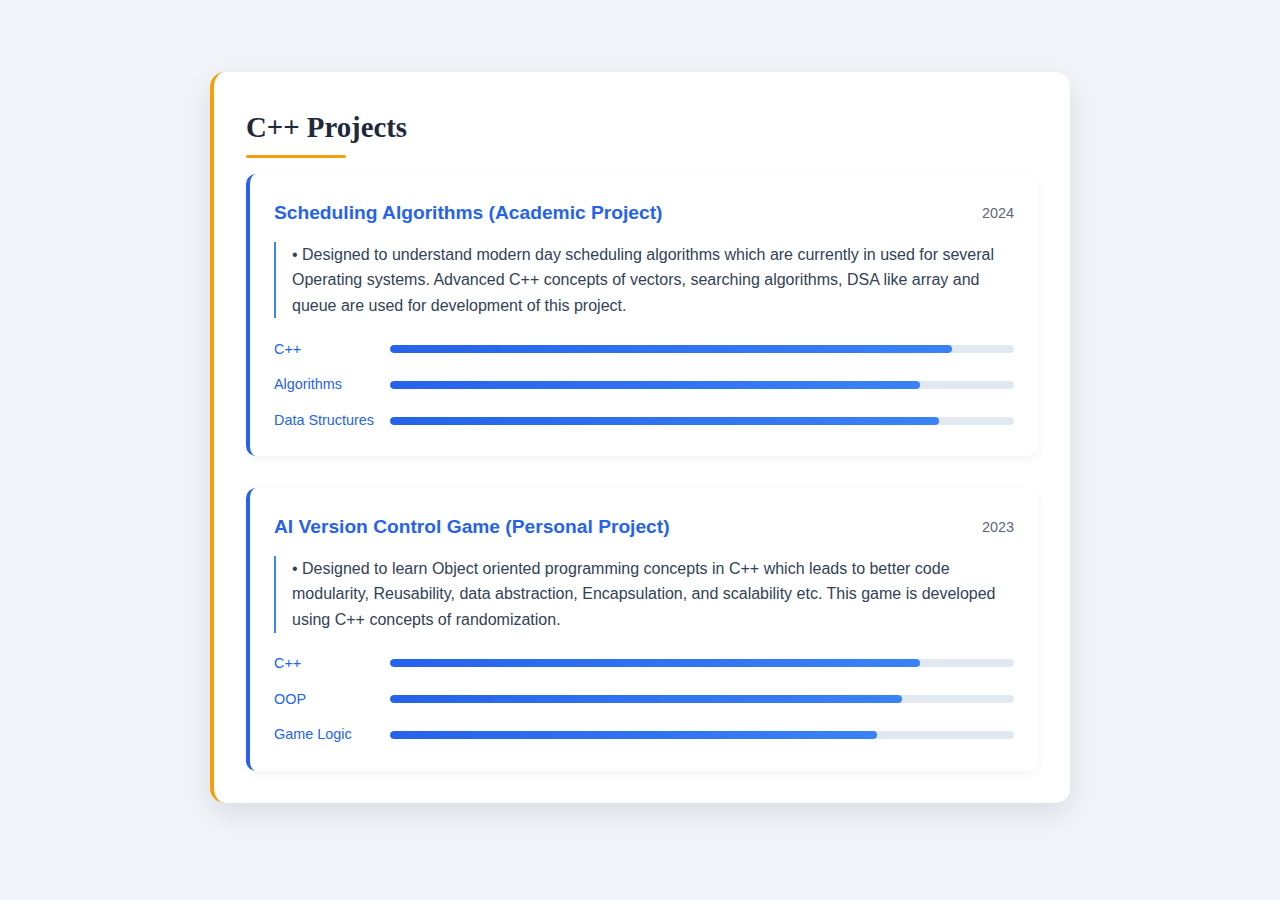
<file: cplusplus.html>
<!DOCTYPE html>
<html lang="en">
<head>
  <meta charset="UTF-8">
  <meta name="viewport" content="width=device-width, initial-scale=1.0">
  <title>Sugnay Patel | C++ Projects</title>
  <link rel="stylesheet" href="cpluspluspro.css">
  <link rel="shortcut icon" href="Images/favicon.ico" type="image/x-icon">
</head>
<body>
  <div class="projects-container">
    <!-- Projects Section -->
    <div class="ProjectSkillSection" id="PSSC">
      <h2 class="TitlePS">C++ Projects</h2>
      <section class="Projects">
        <!-- Scheduling Algorithms Project -->
        <div class="projectCard">
          <a href="https://github.com/sph4919/SchedulingAlgoin-c-" target="_blank" class="projectLink">
            <h3 class="projectName">Scheduling Algorithms (Academic Project) <span class="projectYear">2024</span></h3>
          </a>
          <p class="projectDescription">• Designed to understand modern day scheduling algorithms which are currently in used for several Operating systems. Advanced C++ concepts of vectors, searching algorithms, DSA like array and queue are used for development of this project.</p>
          <div class="skillTag">
            <span>C++</span>
            <div class="Progress">
              <div class="Progress-bar" style="width: 90%"></div>
            </div>
          </div>
          <div class="skillTag">
            <span>Algorithms</span>
            <div class="Progress">
              <div class="Progress-bar" style="width: 85%"></div>
            </div>
          </div>
          <div class="skillTag">
            <span>Data Structures</span>
            <div class="Progress">
              <div class="Progress-bar" style="width: 88%"></div>
            </div>
          </div>
        </div>
        
        <!-- Tic Tac Toe Game Project -->
        <div class="projectCard">
          <a href="https://github.com/sph4919/TicTacToeGame" target="_blank" class="projectLink">
            <h3 class="projectName">AI Version Control Game (Personal Project) <span class="projectYear">2023</span></h3>
          </a>
          <p class="projectDescription">• Designed to learn Object oriented programming concepts in C++ which leads to better code modularity, Reusability, data abstraction, Encapsulation, and scalability etc. This game is developed using C++ concepts of randomization.</p>
          <div class="skillTag">
            <span>C++</span>
            <div class="Progress">
              <div class="Progress-bar" style="width: 85%"></div>
            </div>
          </div>
          <div class="skillTag">
            <span>OOP</span>
            <div class="Progress">
              <div class="Progress-bar" style="width: 82%"></div>
            </div>
          </div>
          <div class="skillTag">
            <span>Game Logic</span>
            <div class="Progress">
              <div class="Progress-bar" style="width: 78%"></div>
            </div>
          </div>
        </div>
      </section>
    </div>
  </div>
</body>
</html>
</file>
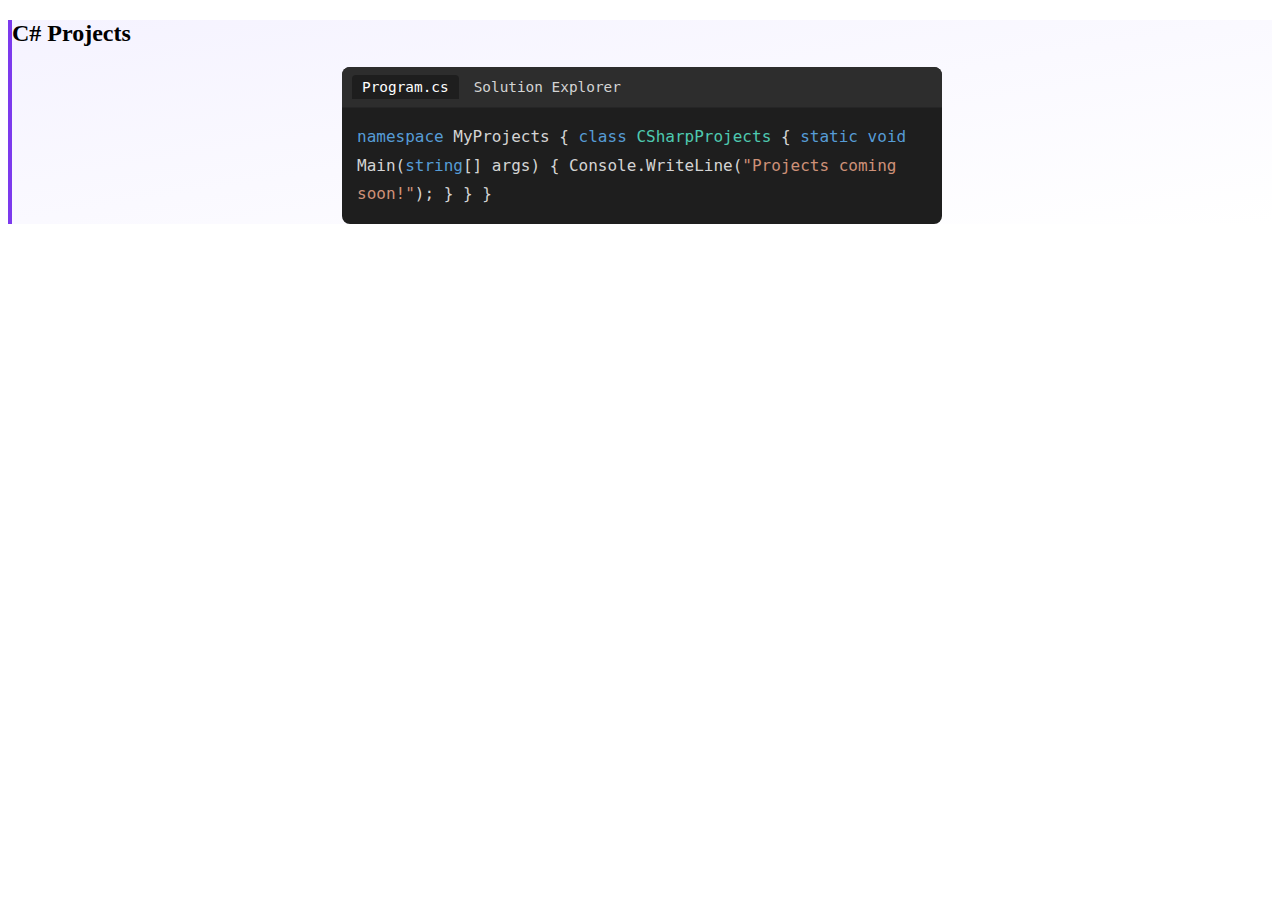
<file: csharp.html>
<!DOCTYPE html>
<html lang="en">
<head>
  <meta charset="UTF-8">
  <meta name="viewport" content="width=device-width, initial-scale=1.0">
  <title>Sugnay Patel | C# Projects</title>
  <link rel="stylesheet" href="csharppro.css">
  <link rel="shortcut icon" href="Images/favicon.ico" type="image/x-icon">
</head>
<body>
  <div class="projects-container csharp-theme">
    <div class="ProjectSkillSection" id="PSSC">
      <h2 class="TitlePS">C# Projects</h2>
      <div class="empty-state">
        <div class="vs-window">
          <div class="vs-tabs">
            <span class="vs-tab active">Program.cs</span>
            <span class="vs-tab">Solution Explorer</span>
          </div>
          <div class="vs-editor">
            <span class="vs-line"><span class="vs-keyword">namespace</span> MyProjects</span>
            <span class="vs-line">{</span>
            <span class="vs-line">    <span class="vs-keyword">class</span> <span class="vs-class">CSharpProjects</span></span>
            <span class="vs-line">    {</span>
            <span class="vs-line">        <span class="vs-keyword">static void</span> Main(<span class="vs-keyword">string</span>[] args)</span>
            <span class="vs-line">        {</span>
            <span class="vs-line">            Console.WriteLine(<span class="vs-string">"Projects coming soon!"</span>);</span>
            <span class="vs-line blinking-cursor">        }</span>
            <span class="vs-line">    }</span>
            <span class="vs-line">}</span>
          </div>
        </div>
      </div>
    </div>
  </div>
</body>
</html>
</file>
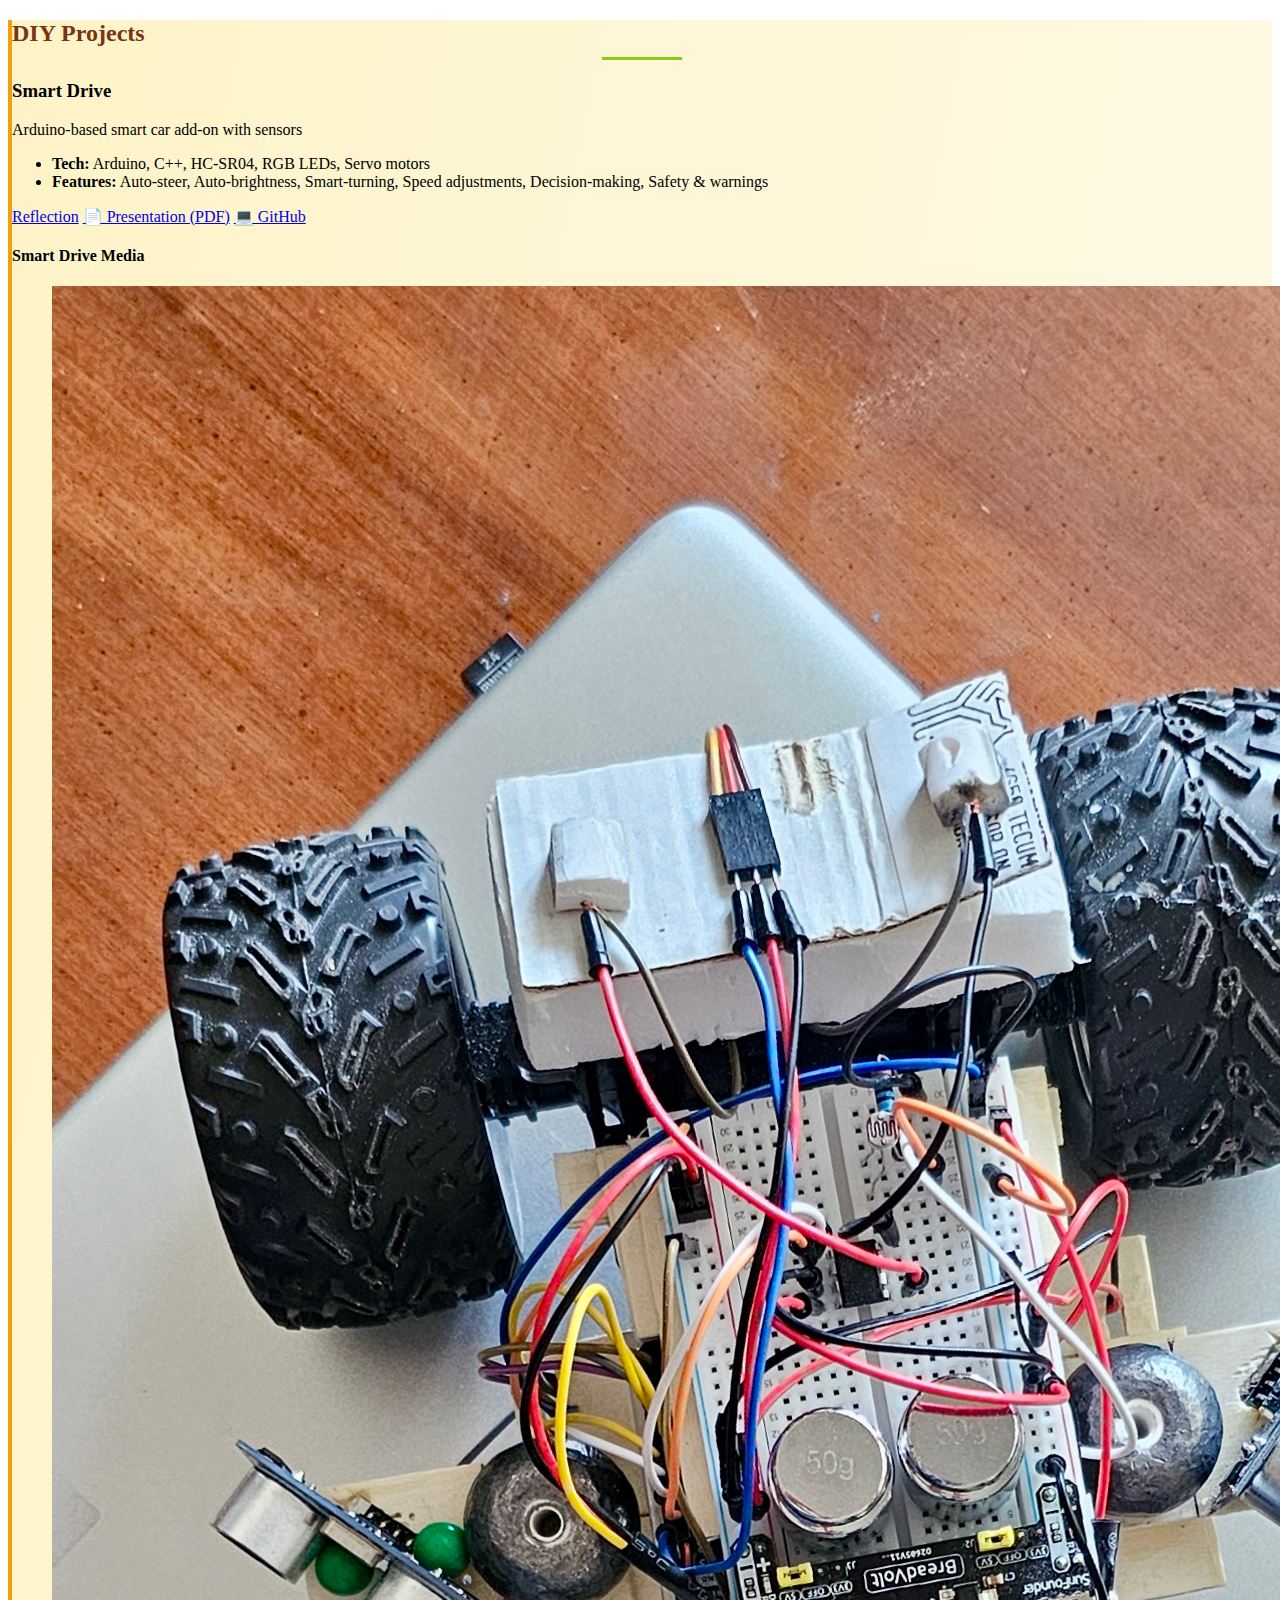
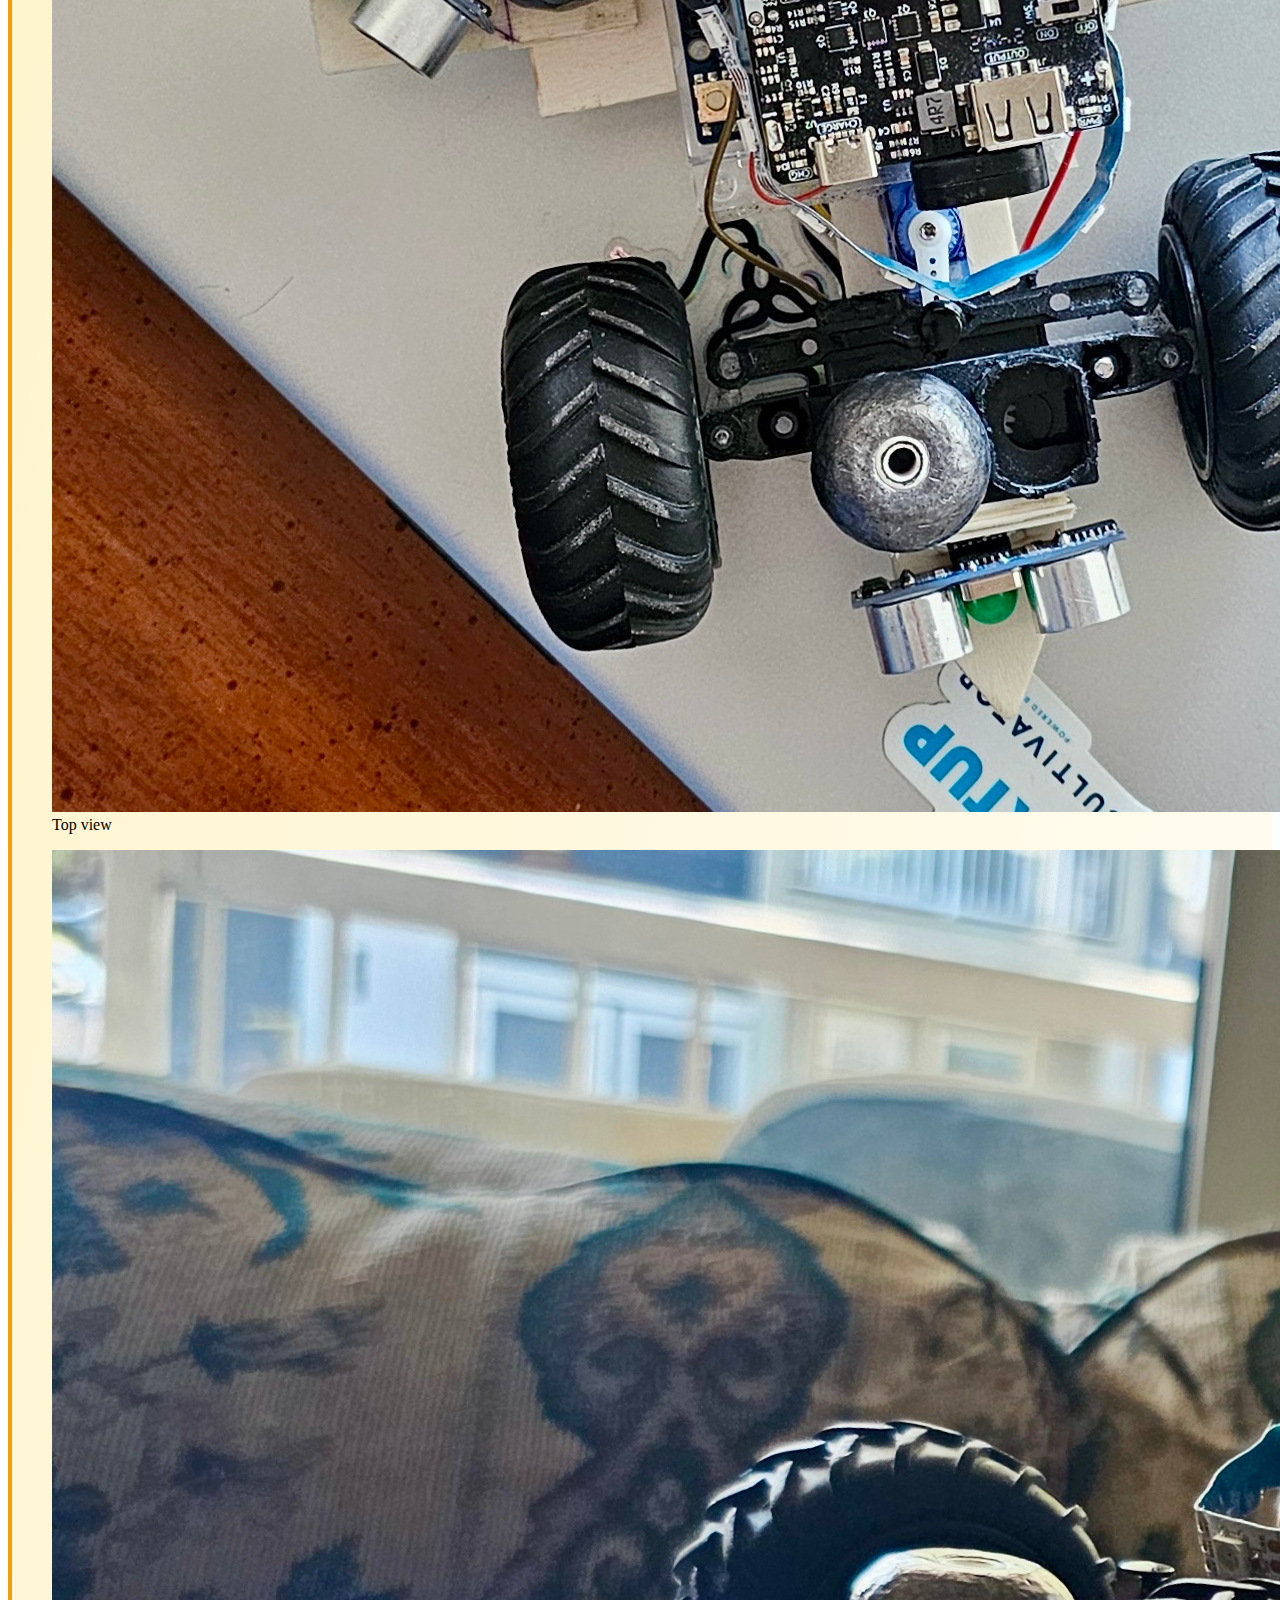
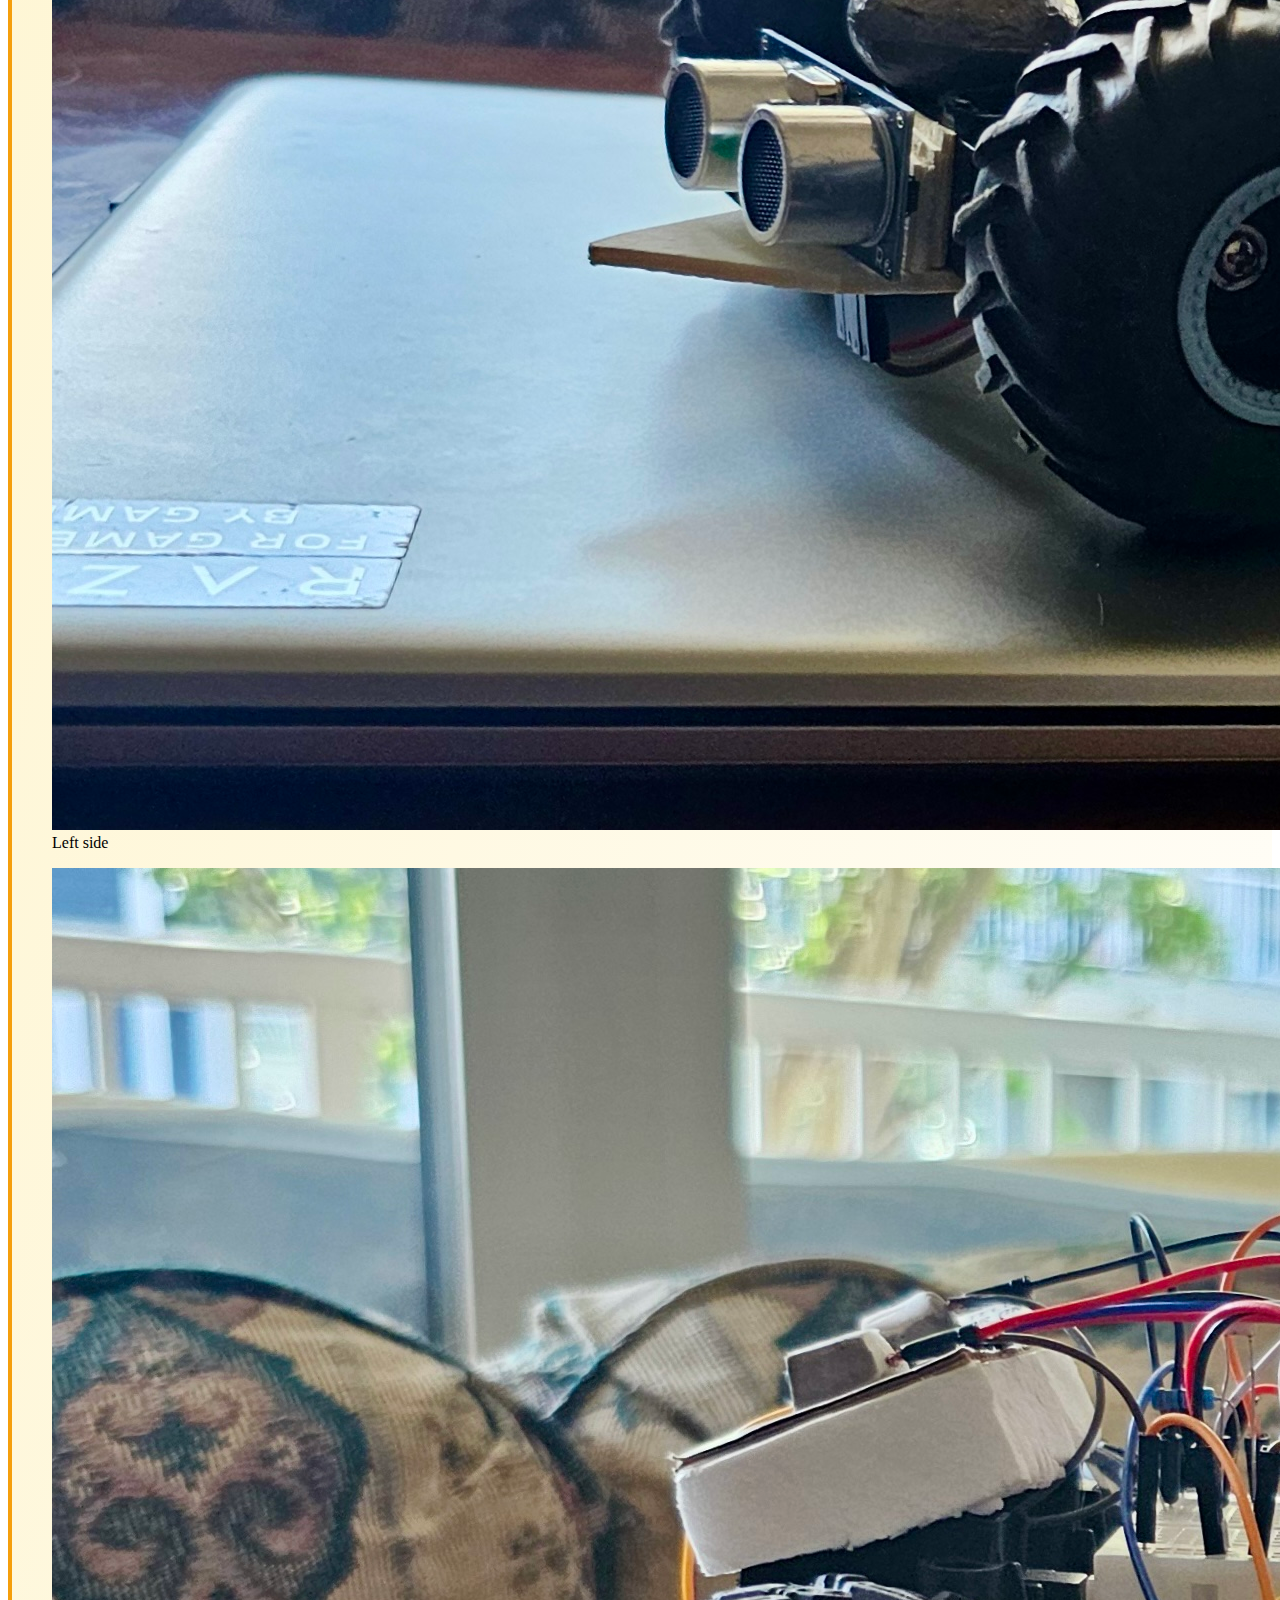
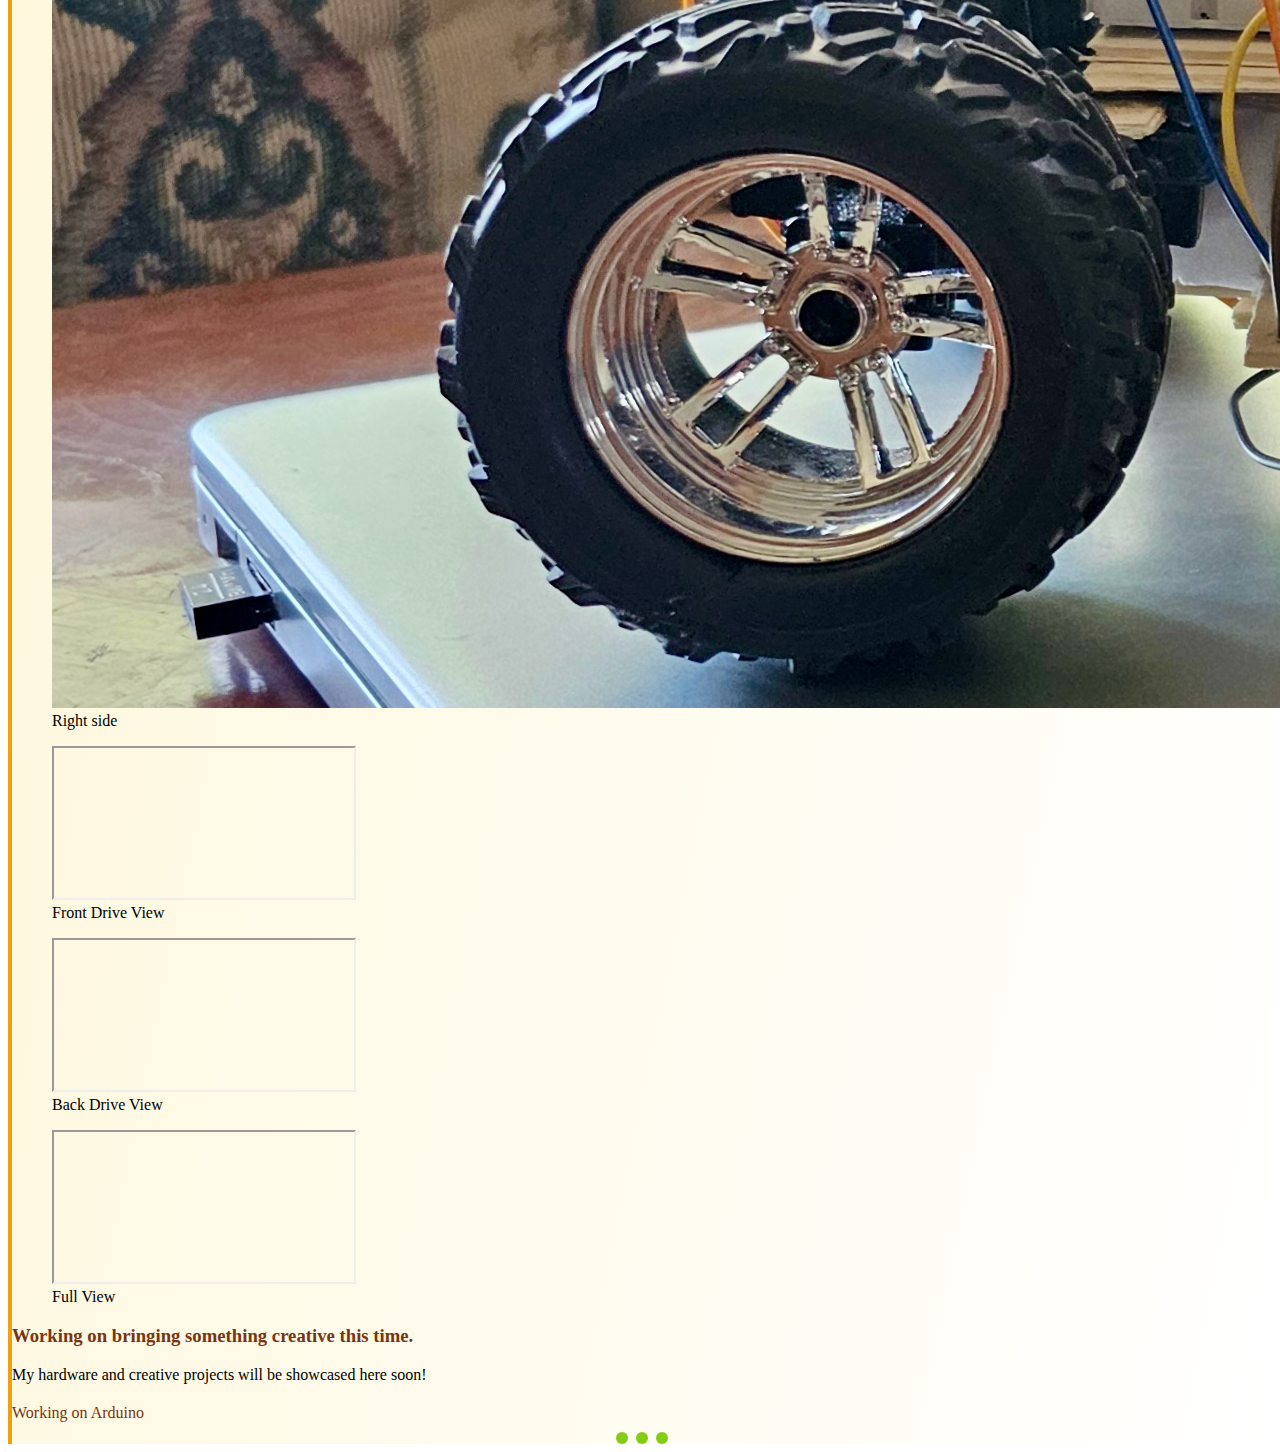
<file: diy.html>
<!DOCTYPE html>
<html lang="en">
<head>
  <meta charset="UTF-8" />
  <meta name="viewport" content="width=device-width, initial-scale=1.0"/>
  <title>Sugnay Patel | DIY Projects</title>
  <link rel="shortcut icon" href="Images/favicon.ico" type="image/x-icon" />
  <link rel="stylesheet" href="diypro.css" />
  <meta name="color-scheme" content="light dark" />
</head>
<body>
  <div class="projects-container diy-theme">
    <section class="ProjectSkillSection" id="PSSC">
      <h2 class="TitlePS">DIY Projects</h2>

      <!-- ============ SMART DRIVE CARD ============ -->
      <article class="diy-card" itemscope itemtype="https://schema.org/SoftwareSourceCode">
        <header class="diy-card__header">
          <h3 class="diy-card__title" itemprop="name">Smart Drive</h3>
          <p class="diy-card__subtitle">Arduino-based smart car add-on with sensors</p>
        </header>

        <div class="diy-card__meta">
          <ul class="meta-list">
            <li><strong>Tech:</strong> Arduino, C++, HC-SR04, RGB LEDs, Servo motors</li>
            <li><strong>Features:</strong> Auto-steer, Auto-brightness, Smart-turning, Speed adjustments, Decision-making, Safety & warnings</li>
          </ul>
        </div>

        <!-- Resources -->
        <div class="resource-actions" role="group" aria-label="Smart Drive resources">
          <!-- keep this filename if it matches your file exactly -->
          <a class="btn btn-primary" href="pdfs/Relection.pdf">Reflection</a>
          <!-- encode spaces in the PDF filename or rename the file to avoid spaces -->
          <a class="btn btn-ghost" href="pdfs/Cars Technology Innovation Newsletter by Slidesgo.pdf" target="_blank" rel="noopener">📄 Presentation (PDF)</a>
          <a class="btn btn-ghost" href="https://github.com/sph4919/SmartDriveCode" target="_blank" rel="noopener">💻 GitHub</a>
        </div>

        <!-- Media Gallery -->
        <section class="gallery" aria-labelledby="smartdrive-media">
          <h4 id="smartdrive-media" class="sr-only">Smart Drive Media</h4>

          <!-- Photos Grid -->
          <div class="media-grid photos">
            <figure class="media-item">
              <a href="Images/upperpic.jpg" target="_blank" rel="noopener">
                <img src="Images/upperpic.jpg" alt="Smart Drive — top view of the build" loading="lazy" />
              </a>
              <figcaption>Top view</figcaption>
            </figure>

            <figure class="media-item">
              <a href="Images/leftpic.jpg" target="_blank" rel="noopener">
                <img src="Images/leftpic.jpg" alt="Smart Drive — left side" loading="lazy" />
              </a>
              <figcaption>Left side</figcaption>
            </figure>

            <figure class="media-item">
              <a href="Images/rightpic.jpg" target="_blank" rel="noopener">
                <img src="Images/rightpic.jpg" alt="Smart Drive — right side" loading="lazy" />
              </a>
              <figcaption>Right side</figcaption>
            </figure>

     
          </div>

          <!-- Videos Grid (YouTube Shorts) -->
          <div class="media-grid videos">
            <figure class="media-item">
              <div class="yt-embed yt-embed--vertical">
                <iframe
                  src="https://www.youtube.com/embed/ICaibprZW0E?rel=0&modestbranding=1&playsinline=1"
                  title="Smart Drive — Front Drive View"
                  loading="lazy"
                  allow="accelerometer; autoplay; clipboard-write; encrypted-media; gyroscope; picture-in-picture; web-share"
                  referrerpolicy="strict-origin-when-cross-origin"
                  allowfullscreen
                ></iframe>
              </div>
              <figcaption>Front Drive View</figcaption>
            </figure>

            <figure class="media-item">
              <div class="yt-embed yt-embed--vertical">
                <iframe
                  src="https://www.youtube.com/embed/iJb6gl1NRGc?rel=0&modestbranding=1&playsinline=1"
                  title="Smart Drive — Back Drive View"
                  loading="lazy"
                  allow="accelerometer; autoplay; clipboard-write; encrypted-media; gyroscope; picture-in-picture; web-share"
                  referrerpolicy="strict-origin-when-cross-origin"
                  allowfullscreen
                ></iframe>
              </div>
              <figcaption>Back Drive View</figcaption>
            </figure>

            <figure class="media-item">
              <div class="yt-embed yt-embed--vertical">
                <iframe
                  src="https://www.youtube.com/embed/eyWETM7mmNQ?rel=0&modestbranding=1&playsinline=1"
                  title="Smart Drive — Full View"
                  loading="lazy"
                  allow="accelerometer; autoplay; clipboard-write; encrypted-media; gyroscope; picture-in-picture; web-share"
                  referrerpolicy="strict-origin-when-cross-origin"
                  allowfullscreen
                ></iframe>
              </div>
              <figcaption>Full View</figcaption>
            </figure>
          </div>
        </section>

  
      </article>

      <!-- Empty state (kept as a friendly footer message) -->
      <div class="empty-state" aria-hidden="true">
  
        <h3>Working on bringing something creative this time.</h3>
        <p>My hardware and creative projects will be showcased here soon!</p>
        <div class="coming-soon">
          <span>Working on Arduino</span>
          <div class="progress-dots">
            <div class="dot"></div>
            <div class="dot"></div>
            <div class="dot"></div>
          </div>
        </div>
      </div>
      <!-- /empty-state -->
    </section>
  </div>
</body>
</html>
</file>
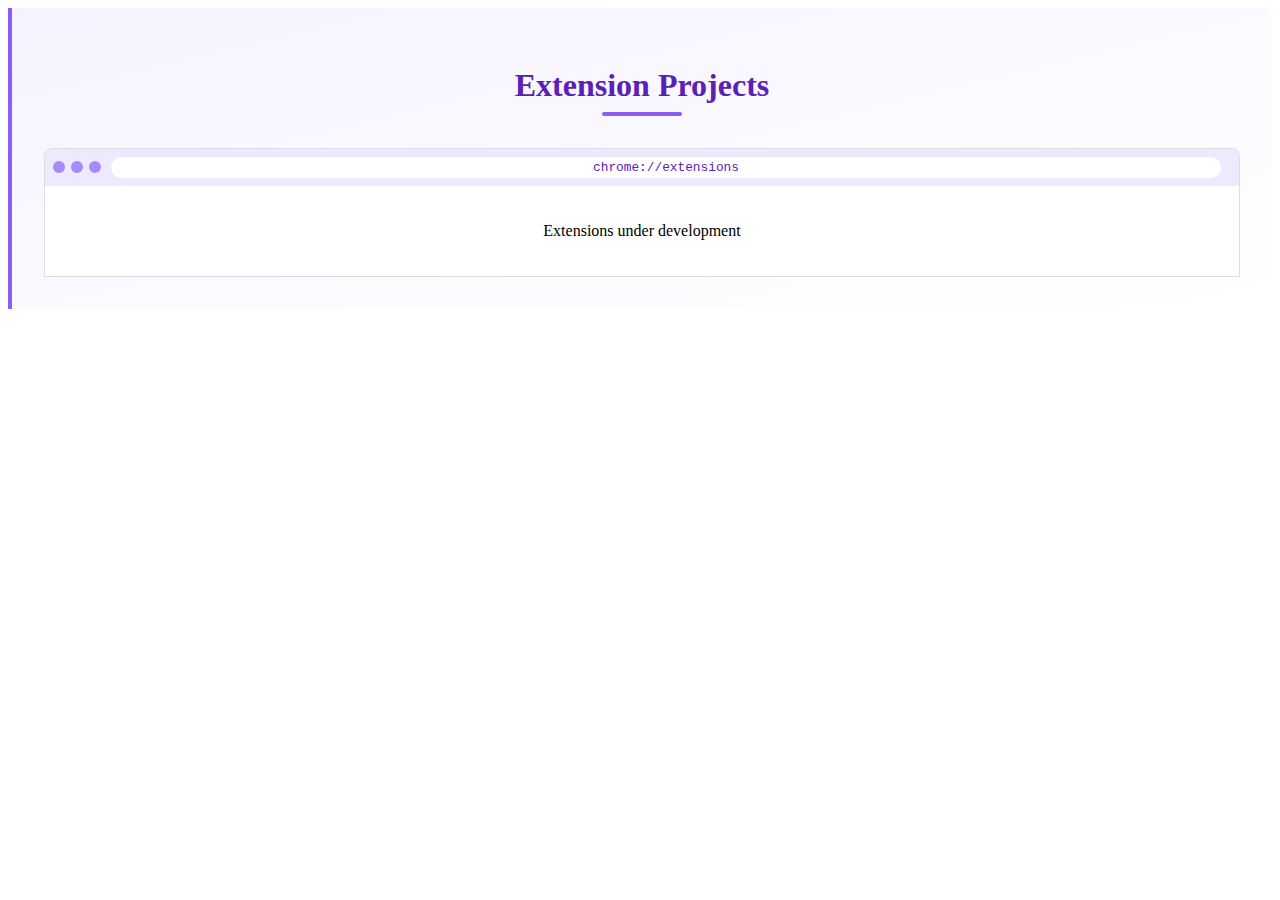
<file: extension.html>
<!DOCTYPE html>
<html lang="en">
<head>
  <meta charset="UTF-8">
  <meta name="viewport" content="width=device-width, initial-scale=1.0">
  <title>Sugnay Patel | Extension Projects</title>
  <link rel="stylesheet" href="extensionpro.css">
  <link rel="shortcut icon" href="Images/favicon.ico" type="image/x-icon">
</head>
<body>
  <div class="projects-container extension-theme">
    <div class="ProjectSkillSection" id="PSSC">
      <h2 class="TitlePS">Extension Projects</h2>
      <div class="empty-state">
        <div class="browser-window">
          <div class="browser-toolbar">
            <div class="browser-buttons">
              <span></span>
              <span></span>
              <span></span>
            </div>
            <div class="browser-url">chrome://extensions</div>
          </div>
          <div class="browser-content">
            <p>Extensions under development</p>
          </div>
        </div>
      </div>
    </div>
  </div>
</body>
</html>
</file>
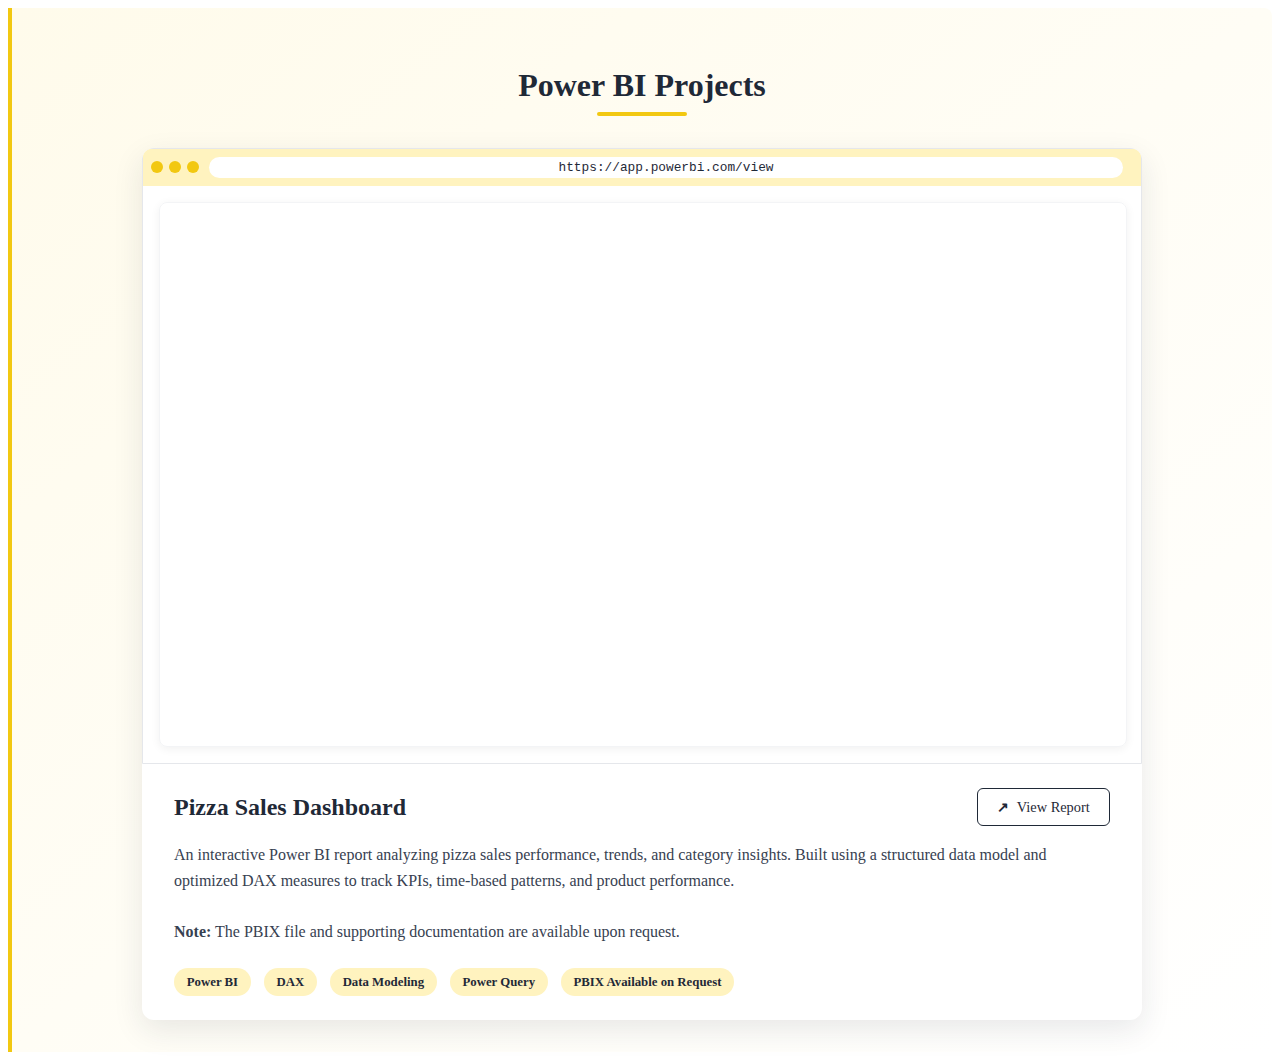
<file: powerbi.html>
<!-- powerbi-projects.html -->
<!DOCTYPE html>
<html lang="en">
<head>
  <meta charset="UTF-8" />
  <meta name="viewport" content="width=device-width, initial-scale=1.0" />
  <title>Sugnay Patel | Power BI Projects</title>
  <link rel="stylesheet" href="powerbi.css" />
  <link rel="shortcut icon" href="Images/favicon.ico" type="image/x-icon" />
</head>

<body>
  <div class="projects-container powerbi-theme">
    <div class="ProjectSkillSection" id="PBSSC">
      <h2 class="TitlePS">Power BI Projects</h2>

      <div class="project-grid">
        <div class="project-card">
          <!-- "Browser window" frame -->
          <div class="browser-window">
            <div class="browser-toolbar">
              <div class="browser-buttons">
                <span></span><span></span><span></span>
              </div>
              <div class="browser-url">https://app.powerbi.com/view</div>
            </div>

            <!-- Power BI Embed -->
            <div class="browser-content">
              <div class="pbi-embed">
                <iframe
                  title="PizzaProject"
                  src="https://app.powerbi.com/view?r=eyJrIjoiOWI4ZGJmNGQtOGQ4My00OWQyLWJiOWMtNThhYTMwZWYyOTZiIiwidCI6IjMyMzNmZmExLWVhMDUtNDQ0NS04OTU4LTZiNjc0NDcyMzE0NyJ9"
                  frameborder="0"
                  allowfullscreen="true"
                ></iframe>
              </div>
            </div>
          </div>

          <!-- Project info -->
          <div class="project-info">
            <div class="project-header">
              <h3>Pizza Sales Dashboard</h3>

              <div class="project-links">
                <!-- Optional: replace # with your Power BI view link or portfolio page -->
                <a
                  href="https://app.powerbi.com/view?r=eyJrIjoiOWI4ZGJmNGQtOGQ4My00OWQyLWJiOWMtNThhYTMwZWYyOTZiIiwidCI6IjMyMzNmZmExLWVhMDUtNDQ0NS04OTU4LTZiNjc0NDcyMzE0NyJ9"
                  target="_blank"
                  class="project-link demo-link"
                >
                  <span class="icon-external"></span> View Report
                </a>
              </div>
            </div>

            <p class="project-description">
              An interactive Power BI report analyzing pizza sales performance, trends, and category insights.
              Built using a structured data model and optimized DAX measures to track KPIs, time-based patterns,
              and product performance.
              <br /><br />
              <strong>Note:</strong> The PBIX file and supporting documentation are available upon request.
            </p>

            <div class="project-tech">
              <span class="tech-tag">Power BI</span>
              <span class="tech-tag">DAX</span>
              <span class="tech-tag">Data Modeling</span>
              <span class="tech-tag">Power Query</span>
              <span class="tech-tag">PBIX Available on Request</span>
            </div>
          </div>
        </div>
      </div>

    </div>
  </div>
</body>
</html>
</file>
<file: cpluspluspro.css>
/* Global Styles */
:root {
    --primary: #2563eb;
    --primary-light: #3b82f6;
    --secondary: #1e293b;
    --accent: #f59e0b;
    --text: #334155;
    --light: #f8fafc;
    --gradient: linear-gradient(135deg, var(--primary), var(--primary-light));
  }
  
  * {
    margin: 0;
    padding: 0;
    box-sizing: border-box;
  }
  
  body {
    font-family: 'Poppins', sans-serif;
    background-color: #f1f5f9;
    color: var(--text);
    line-height: 1.6;
    padding: 20px;
  }
  
  .projects-container {
    max-width: 900px;
    margin: 0 auto;
    padding: 20px;
  }
  
  /* Projects Section */
  .ProjectSkillSection {
    margin-top: 2rem;
    padding: 2rem;
    background: rgba(255, 255, 255, 0.95);
    border-radius: 15px;
    box-shadow: 0 10px 30px rgba(0, 0, 0, 0.1);
    border-left: 4px solid var(--accent);
  }
  
  .TitlePS {
    font-family: 'Playfair Display', serif;
    font-size: 1.8rem;
    color: var(--secondary);
    margin-bottom: 1.5rem;
    position: relative;
  }
  
  .TitlePS::after {
    content: '';
    position: absolute;
    bottom: -8px;
    left: 0;
    width: 100px;
    height: 3px;
    background: var(--accent);
    border-radius: 3px;
  }
  
  .Projects {
    display: flex;
    flex-direction: column;
    gap: 2rem;
  }
  
  .projectCard {
    padding: 1.5rem;
    background: white;
    border-radius: 10px;
    box-shadow: 0 3px 10px rgba(0, 0, 0, 0.05);
    transition: all 0.3s ease;
    border-left: 4px solid var(--primary);
  }
  
  .projectCard:hover {
    transform: translateY(-5px);
    box-shadow: 0 5px 15px rgba(0, 0, 0, 0.15);
  }
  
  .projectLink {
    text-decoration: none;
    color: inherit;
  }
  
  .projectName {
    font-size: 1.2rem;
    color: var(--primary);
    margin-bottom: 0.8rem;
    display: flex;
    justify-content: space-between;
    align-items: center;
  }
  
  .projectYear {
    font-size: 0.9rem;
    color: var(--text);
    opacity: 0.8;
    font-weight: normal;
  }
  
  .projectDescription {
    margin-bottom: 1.2rem;
    color: var(--text);
    line-height: 1.6;
    padding-left: 1rem;
    border-left: 2px solid var(--primary-light);
  }
  
  .skillTag {
    display: flex;
    align-items: center;
    gap: 1rem;
    margin-top: 0.8rem;
  }
  
  .skillTag span {
    font-size: 0.9rem;
    font-weight: 500;
    color: var(--primary);
    min-width: 100px;
  }
  
  .Progress {
    flex-grow: 1;
    height: 8px;
    background: #e2e8f0;
    border-radius: 4px;
    overflow: hidden;
  }
  
  .Progress-bar {
    height: 100%;
    background: var(--gradient);
    border-radius: 4px;
    transition: width 0.5s ease;
  }
  
  /* Responsive Design */
  @media (max-width: 768px) {
    .projectCard {
      padding: 1.2rem;
    }
    
    .projectName {
      flex-direction: column;
      align-items: flex-start;
      gap: 0.5rem;
    }
    
    .skillTag {
      flex-direction: column;
      align-items: flex-start;
      gap: 0.5rem;
    }
    
    .skillTag span {
      min-width: 80px;
    }
  }
</file>
<file: csharppro.css>
/* styles/csharp-projects.css */
.csharp-theme {
    --primary: #7C3AED;
    --primary-light: #8B5CF6;
    --secondary: #5B21B6;
    --accent: #A78BFA;
    --text: #4C1D95;
  }
  
  .csharp-theme .ProjectSkillSection {
    border-left: 4px solid var(--primary);
    background: linear-gradient(to bottom right, #F5F3FF, #FFFFFF);
  }
  
  .csharp-theme .vs-window {
    background: #1E1E1E;
    border-radius: 8px;
    max-width: 600px;
    margin: 0 auto;
    overflow: hidden;
    color: #D4D4D4;
    font-family: 'Consolas', monospace;
    text-align: left;
  }
  
  .csharp-theme .vs-tabs {
    background: #2D2D2D;
    padding: 8px 10px;
    display: flex;
    border-bottom: 1px solid #252526;
  }
  
  .csharp-theme .vs-tab {
    padding: 4px 10px;
    font-size: 0.9rem;
    border-radius: 4px 4px 0 0;
    margin-right: 5px;
  }
  
  .csharp-theme .vs-tab.active {
    background: #1E1E1E;
    color: white;
  }
  
  .csharp-theme .vs-editor {
    padding: 15px;
    line-height: 1.8;
  }
  
  .csharp-theme .vs-keyword {
    color: #569CD6;
  }
  
  .csharp-theme .vs-class {
    color: #4EC9B0;
  }
  
  .csharp-theme .vs-string {
    color: #CE9178;
  }
  
  .csharp-theme .blinking-cursor {
    animation: blink 1s step-end infinite;
  }
  
  @keyframes blink {
    from, to { opacity: 0; }
    50% { opacity: 1; }
  }
</file>
<file: diypro.css>
/* styles/diy-projects.css */
.diy-theme {
    --primary: #F59E0B;
    --primary-light: #FBBF24;
    --secondary: #78350F;
    --accent: #84CC16;
    --text: #431407;
  }
  
  .diy-theme .ProjectSkillSection {
    border-left: 4px solid var(--primary);
    background: linear-gradient(to bottom right, #FEF3C7, #FFFFFF);
  }
  
  .diy-theme .TitlePS {
    color: var(--secondary);
  }
  
  .diy-theme .TitlePS::after {
    content: '';
    display: block;
    width: 80px;
    height: 3px;
    background: var(--accent);
    margin: 10px auto;
  }
  
  .diy-theme .empty-state h3 {
    color: var(--secondary);
  }
  
  .diy-theme .coming-soon {
    margin-top: 20px;
    color: var(--secondary);
    font-weight: 500;
  }
  
  .diy-theme .progress-dots {
    display: flex;
    justify-content: center;
    gap: 8px;
    margin-top: 10px;
  }
  
  .diy-theme .dot {
    width: 12px;
    height: 12px;
    background-color: var(--accent);
    border-radius: 50%;
    animation: pulse 1.5s infinite ease-in-out;
  }
  
  .diy-theme .dot:nth-child(2) {
    animation-delay: 0.5s;
  }
  
  .diy-theme .dot:nth-child(3) {
    animation-delay: 1s;
  }
  
  @keyframes pulse {
    0%, 100% { transform: scale(0.8); opacity: 0.5; }
    50% { transform: scale(1.2); opacity: 1; }
  }
</file>
<file: extensionpro.css>
/* styles/extension-projects.css */
.extension-theme {
  --primary: #8B5CF6;
  --primary-light: #A78BFA;
  --secondary: #5B21B6;
  --accent: #C4B5FD;
  --text: #4C1D95;
  --text-light: #6D28D9;
  --bg-light: #F5F3FF;
}

.extension-theme .ProjectSkillSection {
  border-left: 4px solid var(--primary);
  background: linear-gradient(to bottom right, #F5F3FF, #FFFFFF);
  padding: 2rem;
  border-radius: 0 8px 8px 0;
}

.TitlePS {
  color: var(--secondary);
  margin-bottom: 2rem;
  font-size: 2rem;
  text-align: center;
  position: relative;
}

.TitlePS::after {
  content: '';
  display: block;
  width: 80px;
  height: 4px;
  background: var(--primary);
  margin: 0.5rem auto 0;
  border-radius: 2px;
}

.project-grid {
  display: flex;
  justify-content: center;
}

.project-card {
  background: white;
  border-radius: 12px;
  overflow: hidden;
  box-shadow: 0 10px 30px rgba(91, 33, 182, 0.1);
  transition: transform 0.3s ease, box-shadow 0.3s ease;
  max-width: 900px;
  width: 100%;
}

.project-card:hover {
  transform: translateY(-5px);
  box-shadow: 0 15px 35px rgba(91, 33, 182, 0.15);
}

.browser-window {
  border: 1px solid #DDD;
  border-radius: 8px 8px 0 0;
  overflow: hidden;
}

.browser-toolbar {
  background: #EDE9FE;
  padding: 8px;
  display: flex;
  align-items: center;
}

.browser-buttons {
  display: flex;
  gap: 6px;
}

.browser-buttons span {
  width: 12px;
  height: 12px;
  border-radius: 50%;
  background: #A78BFA;
}

.browser-url {
  flex-grow: 1;
  background: white;
  margin: 0 10px;
  padding: 3px 8px;
  border-radius: 15px;
  font-size: 0.8rem;
  color: #5B21B6;
  text-align: center;
  font-family: 'Courier New', monospace;
}

.browser-content {
  background: white;
  padding: 20px;
  text-align: center;
}

.project-screenshot {
  width: 50%;
  max-height: 200px;
  display: block;
  margin: 0 auto;
  border: 1px solid #eee;
  border-radius: 4px;
  box-shadow: 0 2px 8px rgba(0,0,0,0.1);
  object-fit: contain;
}

.project-info {
  padding: 1.5rem 2rem;
}

.project-header {
  display: flex;
  justify-content: space-between;
  align-items: center;
  margin-bottom: 1rem;
}

.project-header h3 {
  color: var(--secondary);
  font-size: 1.5rem;
  margin: 0;
}

.project-links {
  display: flex;
  gap: 1rem;
}

.project-link {
  display: inline-flex;
  align-items: center;
  gap: 0.5rem;
  padding: 0.6rem 1.2rem;
  background-color: var(--primary);
  color: white;
  text-decoration: none;
  border-radius: 6px;
  font-size: 0.9rem;
  transition: all 0.3s ease;
}

.project-link:hover {
  background-color: var(--secondary);
  transform: translateY(-2px);
}

.demo-link {
  background-color: white;
  color: var(--primary);
  border: 1px solid var(--primary);
}

.demo-link:hover {
  background-color: var(--bg-light);
  color: var(--secondary);
}

.project-description {
  color: var(--text);
  line-height: 1.6;
  margin-bottom: 1.5rem;
}

.project-tech {
  display: flex;
  flex-wrap: wrap;
  gap: 0.8rem;
}

.tech-tag {
  background-color: var(--accent);
  color: var(--secondary);
  padding: 0.4rem 0.8rem;
  border-radius: 20px;
  font-size: 0.8rem;
  font-weight: 500;
}

/* Pure CSS icons */
.icon-github::before {
  content: "⎘";
  font-weight: bold;
}

.icon-external::before {
  content: "↗";
  font-weight: bold;
}
</file>
<file: powerbi.css>
/* powerbipro.css */

/* Theme variables (Power BI vibe: yellow + charcoal + soft neutrals) */
.powerbi-theme {
  --primary: #F2C811;       /* Power BI yellow */
  --primary-light: #FFE38B;
  --secondary: #1F2937;     /* charcoal */
  --accent: #FFF3BF;
  --text: #374151;
  --text-light: #6B7280;
  --bg-light: #FFFBEB;
}

.powerbi-theme .ProjectSkillSection {
  border-left: 4px solid var(--primary);
  background: linear-gradient(to bottom right, var(--bg-light), #ffffff);
  padding: 2rem;
  border-radius: 0 8px 8px 0;
}

.TitlePS {
  color: var(--secondary);
  margin-bottom: 2rem;
  font-size: 2rem;
  text-align: center;
  position: relative;
}

.TitlePS::after {
  content: '';
  display: block;
  width: 90px;
  height: 4px;
  background: var(--primary);
  margin: 0.5rem auto 0;
  border-radius: 2px;
}

.project-grid {
  display: flex;
  justify-content: center;
}

.project-card {
  background: white;
  border-radius: 12px;
  overflow: hidden;
  box-shadow: 0 10px 30px rgba(31, 41, 55, 0.10);
  transition: transform 0.3s ease, box-shadow 0.3s ease;
  max-width: 1000px;
  width: 100%;
}

.project-card:hover {
  transform: translateY(-5px);
  box-shadow: 0 15px 35px rgba(31, 41, 55, 0.15);
}

/* Browser window styling */
.browser-window {
  border: 1px solid #e5e7eb;
  border-radius: 8px 8px 0 0;
  overflow: hidden;
}

.browser-toolbar {
  background: var(--accent);
  padding: 8px;
  display: flex;
  align-items: center;
}

.browser-buttons {
  display: flex;
  gap: 6px;
}

.browser-buttons span {
  width: 12px;
  height: 12px;
  border-radius: 50%;
  background: var(--primary);
}

.browser-url {
  flex-grow: 1;
  background: white;
  margin: 0 10px;
  padding: 3px 10px;
  border-radius: 15px;
  font-size: 0.8rem;
  color: var(--secondary);
  text-align: center;
  font-family: 'Courier New', monospace;
}

.browser-content {
  background: white;
  padding: 16px;
}

/* Responsive Power BI embed wrapper */
.pbi-embed {
  width: 100%;
  aspect-ratio: 16 / 9; /* responsive frame */
  border: 1px solid #f3f4f6;
  border-radius: 8px;
  overflow: hidden;
  box-shadow: 0 2px 10px rgba(0,0,0,0.06);
}

.pbi-embed iframe {
  width: 100%;
  height: 100%;
  border: 0;
  display: block;
}

/* Info area */
.project-info {
  padding: 1.5rem 2rem;
}

.project-header {
  display: flex;
  justify-content: space-between;
  align-items: center;
  gap: 1rem;
  margin-bottom: 1rem;
  flex-wrap: wrap;
}

.project-header h3 {
  color: var(--secondary);
  font-size: 1.5rem;
  margin: 0;
}

.project-links {
  display: flex;
  gap: 1rem;
  flex-wrap: wrap;
}

.project-link {
  display: inline-flex;
  align-items: center;
  gap: 0.5rem;
  padding: 0.6rem 1.2rem;
  background-color: var(--secondary);
  color: white;
  text-decoration: none;
  border-radius: 6px;
  font-size: 0.9rem;
  transition: all 0.3s ease;
}

.project-link:hover {
  filter: brightness(1.05);
  transform: translateY(-2px);
}

/* Outline style button */
.demo-link {
  background-color: white;
  color: var(--secondary);
  border: 1px solid var(--secondary);
}

.demo-link:hover {
  background-color: var(--bg-light);
}

.project-description {
  color: var(--text);
  line-height: 1.6;
  margin-bottom: 1.5rem;
}

.project-tech {
  display: flex;
  flex-wrap: wrap;
  gap: 0.8rem;
}

.tech-tag {
  background-color: var(--accent);
  color: var(--secondary);
  padding: 0.4rem 0.8rem;
  border-radius: 20px;
  font-size: 0.8rem;
  font-weight: 600;
}

/* Pure CSS icons */
.icon-external::before {
  content: "↗";
  font-weight: bold;
}
</file>
